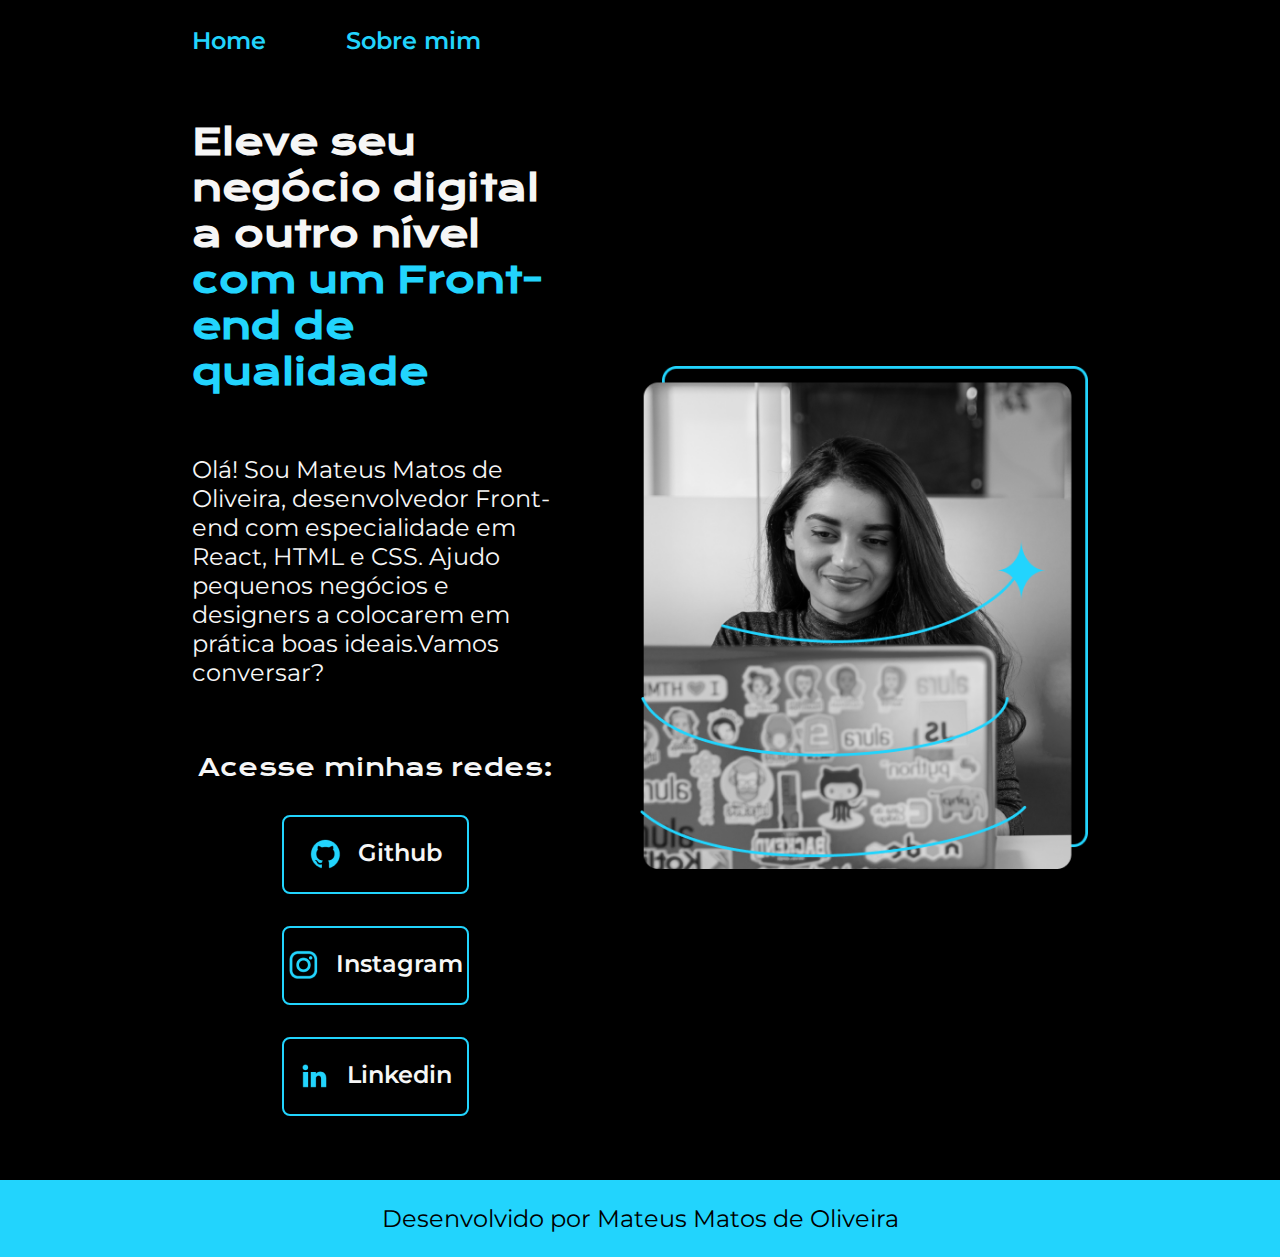
<file: index.html>
<!DOCTYPE html>
<html lang="pt-br">
<head>
    <meta charset="UTF-8">
    <meta name="viewport" content="width=device-width, initial-scale=1.0">
    <title>Portfólio</title>
    <link rel="stylesheet" href="./styles/index.css">
</head>
<body>
    <header class="cabecalho">
        <nav class="cabecalho__menu">
            <a href="index.html" class="cabecalho__menu__link">Home</a>
            <a href="about.html" class="cabecalho__menu__link">Sobre mim</a>
        </nav>
    </header>
    <main class="apresentacao">
        <section class="apresentacao__conteudo">
            <h1 class="apresentacao__conteudo__titulo">Eleve seu negócio digital a outro nível<strong class="titulo-destaque"> com um Front-end de qualidade</strong></h1>
            <p class="apresentacao__conteudo__paragrafo">Olá! Sou Mateus Matos de Oliveira, desenvolvedor Front-end com especialidade em React, HTML e CSS. Ajudo pequenos negócios e designers a colocarem em prática boas ideais.Vamos conversar?</p>
            <div class="apresentacao__links">
                <h2 class="apresentacao__links__subtitulo">Acesse minhas redes:</h2>
                <a href="" class="apresentacao__links__navegacao">
                    <img src="./assets/github.png" alt="Logo do Github">
                    Github
                </a>
                <a href="" class="apresentacao__links__navegacao">
                    <img src="./assets/instagram.png" alt="Logo do Instagram">
                    Instagram
                </a>
                <a href="" class="apresentacao__links__navegacao">
                    <img src="./assets/linkedin.png" alt="Logo do Linkedin">
                    Linkedin
                </a>
            </div>
        </section>
        <img class="apresentacao__imagem" src="./assets/Imagem.png" alt="Joana Santos utilizando um notebook">
    </main>
    <footer class="rodape">
        <p>Desenvolvido por Mateus Matos de Oliveira</p>
    </footer>
</body>
</html>
</file>
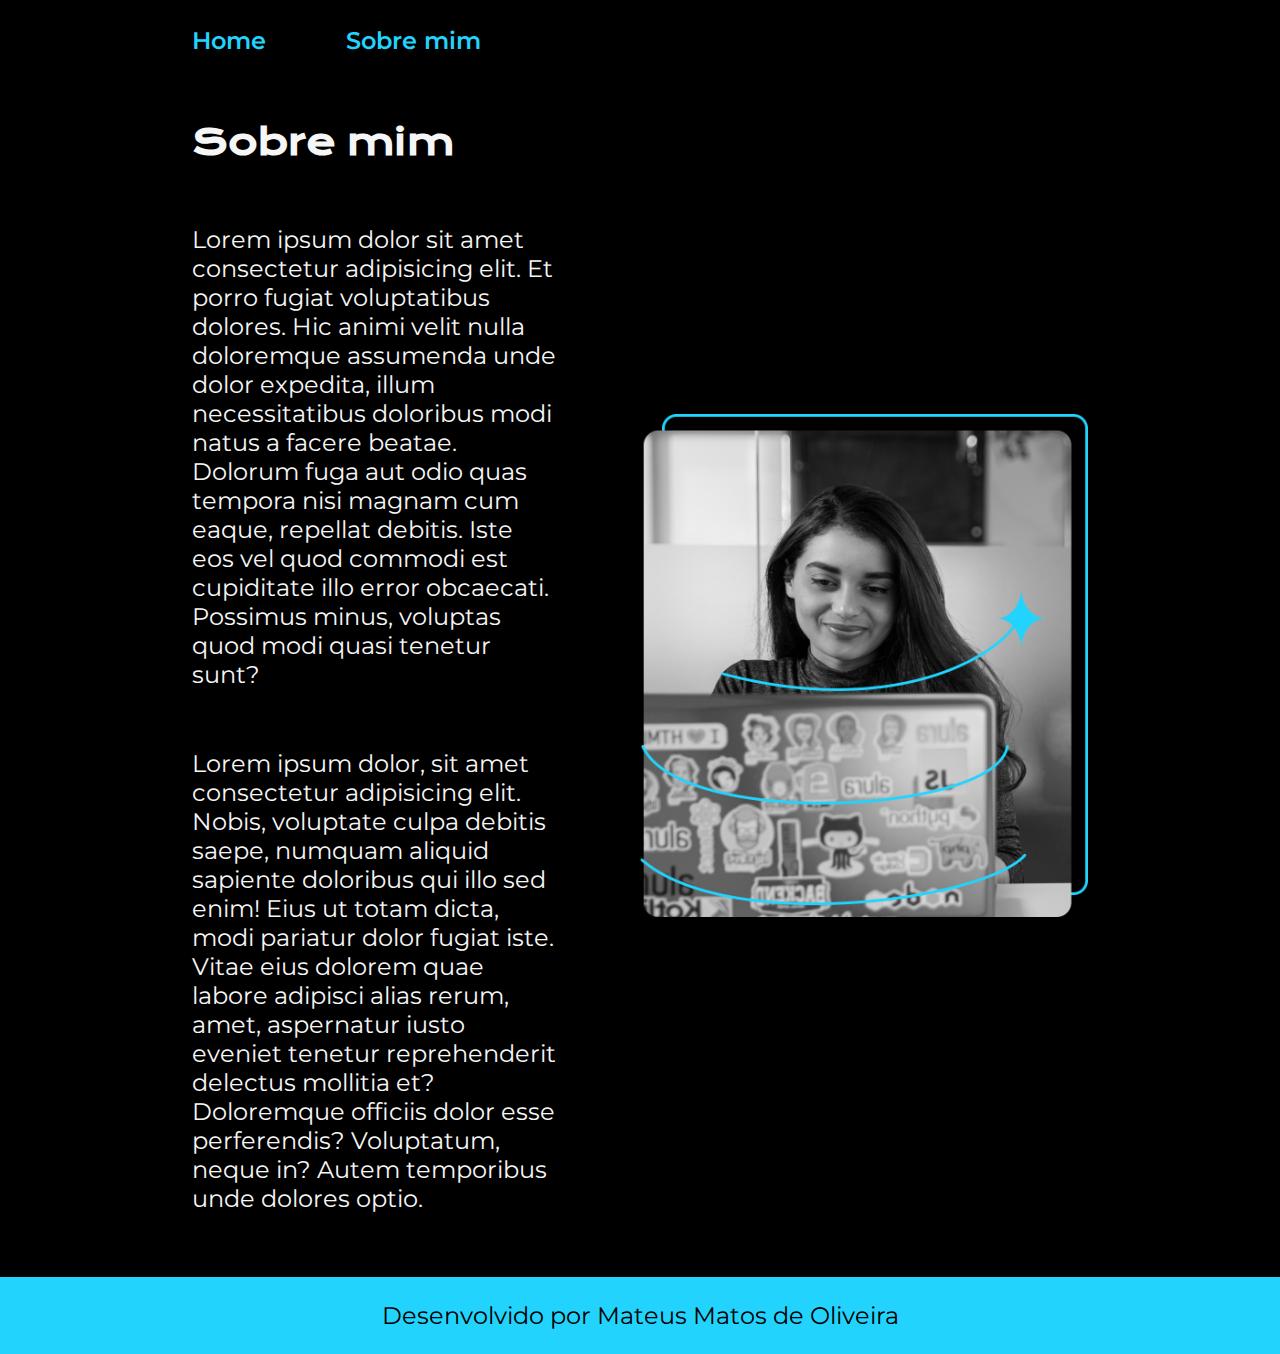
<file: about.html>
<!DOCTYPE html>
<html lang="pt-br">
<head>
    <meta charset="UTF-8">
    <meta name="viewport" content="width=device-width, initial-scale=1.0">
    <title>Sobre mim</title>
    <link rel="stylesheet" href="./styles/index.css">
</head>
<body>
    <header class="cabecalho">
        <nav class="cabecalho__menu">
            <a href="index.html" class="cabecalho__menu__link">Home</a>
            <a href="about.html" class="cabecalho__menu__link">Sobre mim</a>
        </nav>
    </header>

    <main class="apresentacao">
        <section class="apresentacao__conteudo">
            <h1 class="apresentacao__conteudo__titulo">Sobre mim</h1>
            <p class="apresentacao__conteudo__paragrafo">Lorem ipsum dolor sit amet consectetur adipisicing elit. Et porro fugiat voluptatibus dolores. Hic animi velit nulla doloremque assumenda unde dolor expedita, illum necessitatibus doloribus modi natus a facere beatae.
            Dolorum fuga aut odio quas tempora nisi magnam cum eaque, repellat debitis. Iste eos vel quod commodi est cupiditate illo error obcaecati. Possimus minus, voluptas quod modi quasi tenetur sunt?</p>
            <p class="apresentacao__conteudo__paragrafo">Lorem ipsum dolor, sit amet consectetur adipisicing elit. Nobis, voluptate culpa debitis saepe, numquam aliquid sapiente doloribus qui illo sed enim! Eius ut totam dicta, modi pariatur dolor fugiat iste.
            Vitae eius dolorem quae labore adipisci alias rerum, amet, aspernatur iusto eveniet tenetur reprehenderit delectus mollitia et? Doloremque officiis dolor esse perferendis? Voluptatum, neque in? Autem temporibus unde dolores optio.</p>
        </section>
        <img class="apresentacao__imagem" src="./assets/Imagem.png" alt="Joana Santos utilizando um notebook">
    </main>

    <footer class="rodape">
        <p>Desenvolvido por Mateus Matos de Oliveira</p>
    </footer>
</body>
</html>
</file>
<file: styles/index.css>
@import url('https://fonts.googleapis.com/css2?family=Krona+One&display=swap');
@import url('https://fonts.googleapis.com/css2?family=Montserrat:wght@600&display=swap');

:root{
    --cor-primaria: #000000;
    --cor-secundaria: #F6F6F6;
    --cor-terciaria: #22D4FD;
    --cor-hover: #272727;

    --fonte-primaria: "Krona One", sans-serif;
    --fonte-secundaria: "Montserrat", sans-serif;
}

*{
    margin: 0;
    padding: 0;
}

body{
    box-sizing: border-box;
    background-color: var(--cor-primaria);
    color: var(--cor-secundaria);
}

.cabecalho{
    padding: 2% 0% 0% 15%;
}

.cabecalho__menu{
    display: flex;
    gap: 80px;
}

.cabecalho__menu__link{
    font-family: var(--fonte-secundaria);
    font-weight: 600;
    font-size: 1.5rem;
    color: var(--cor-terciaria);
    text-decoration: none;
}

.apresentacao{
    padding: 5% 15%;
    display: flex;
    align-items: center;
    justify-content: space-between;
    gap: 82px;
}

.apresentacao__conteudo{
    width: 50%;
    display: flex;
    flex-direction: column;
    gap: 40px;
}

.apresentacao__conteudo__titulo{
    font-size: 2.25rem;
    font-family: var(--fonte-primaria);
}

.titulo-destaque{
    color: var(--cor-terciaria);
}

.apresentacao__conteudo__paragrafo{
    font-size: 1.5rem;
    font-family: var(--fonte-secundaria);
    margin-top: 20px;
}

.apresentacao__links{
    display: flex;
    justify-content: space-between;
    margin-top: 25px;
    flex-direction: column;
    align-items: center;
    gap: 32px;
}

.apresentacao__links__subtitulo{
    font-family: var(--fonte-primaria);
    font-weight: 400;
    font-size: 1.5rem;
}

.apresentacao__links__navegacao{
    display: flex;
    justify-content: center;
    gap: 16px;
    border: 2px solid var(--cor-terciaria);
    width: 50%;
    text-align: center;
    border-radius: 8px;
    font-size: 1.5rem;
    padding: 21.5px 0px;
    text-decoration: none;
    color: var(--cor-secundaria);
    font-weight: 600;
    font-family: var(--fonte-secundaria);
}

.apresentacao__links__link:hover{
    background-color: var(--cor-hover);
}

.apresentacao__imagem{
    width: 50%;
}

.rodape{
    padding: 24px;
    color: var(--cor-primaria);
    background-color: var(--cor-terciaria);
    text-align: center;
    font-family: var(--fonte-secundaria);
    font-size: 1.5rem;
    font-weight: 400;
}

@media (max-width: 1200){
    .cabecalho{
        padding: 10%;
    }
    .cabecalho__menu{
        justify-content: center;
    }
    .apresentacao{
        flex-direction: column-reverse;
        padding: 5%;
    }
    .apresentacao__conteudo{
        width: auto;
    }
}
</file>
